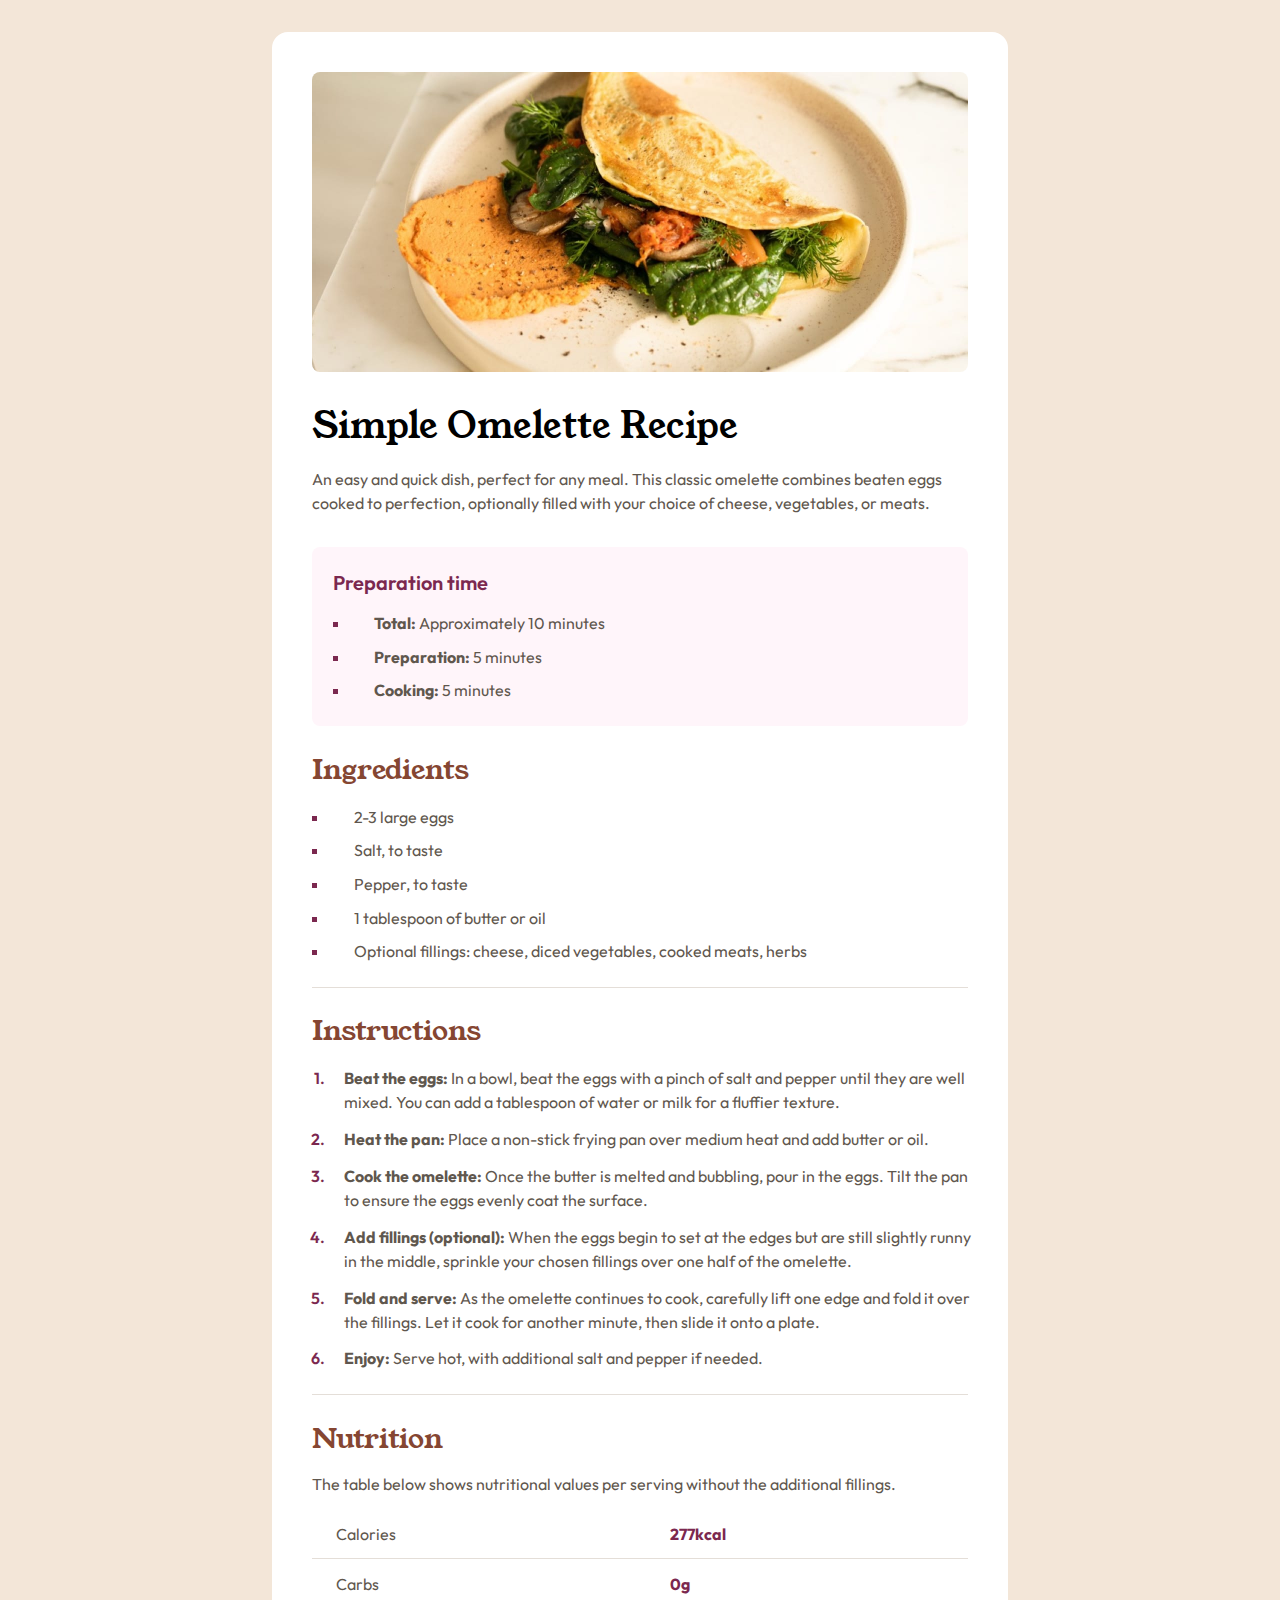
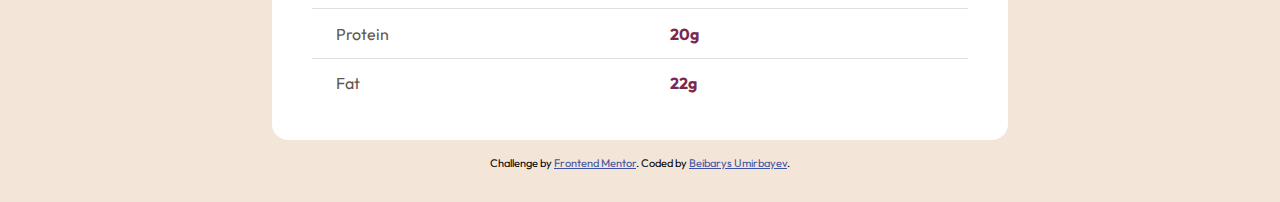
<file: index.html>
<!DOCTYPE html>
<html lang="en">
<head>
    <meta charset="UTF-8">
    <meta name="viewport" content="width=device-width, initial-scale=1.0">
    <link rel="icon" type="image/png" sizes="32x32" href="./assets/images/favicon-32x32.png">
    <link rel="stylesheet" href="./styles/main.css">
    <title>Frontend Mentor | Recipe page</title>
</head>
<body>
<main class="card">
    <div class="card__heading">
        <img class="card__img" src="./assets/images/image-omelette.jpeg" alt="">
        <h1>Simple Omelette Recipe</h1>
        <p class="card__sub-heading">
            An easy and quick dish, perfect for any meal. This classic omelette combines beaten eggs cooked
            to perfection, optionally filled with your choice of cheese, vegetables, or meats.
        </p>
    </div>
    <div class="card__preparation-time">
        <h3>Preparation time</h3>
        <ul>
            <li><span class="ul__li-gap"><span class="li-bold">Total:</span> Approximately 10 minutes</span></li>
            <li><span class="ul__li-gap"><span class="li-bold">Preparation:</span> 5 minutes</span></li>
            <li><span class="ul__li-gap"><span class="li-bold">Cooking:</span> 5 minutes</span></li>
        </ul>
    </div>
    <div class="card__ingredients">
        <h2>Ingredients</h2>
        <ul>
            <li><span class="ul__li-gap">2-3 large eggs</span></li>
            <li><span class="ul__li-gap">Salt, to taste</span></li>
            <li><span class="ul__li-gap">Pepper, to taste</span></li>
            <li><span class="ul__li-gap">1 tablespoon of butter or oil</span></li>
            <li><span class="ul__li-gap">Optional fillings: cheese, diced vegetables, cooked meats, herbs</span></li>
        </ul>
    </div>
    <hr>
    <div class="card__instructions">
        <h2>Instructions</h2>
        <ol>
            <li><span class="ol__li-gap"><span class="li-bold">Beat the eggs:</span> In a bowl, beat the eggs with a pinch of salt and pepper until they are well mixed. You can add a tablespoon of water or milk for a fluffier texture.</span></li>
            <li><span class="ol__li-gap"><span class="li-bold">Heat the pan:</span> Place a non-stick frying pan over medium heat and add butter or oil.</span></li>
            <li><span class="ol__li-gap"><span class="li-bold">Cook the omelette:</span> Once the butter is melted and bubbling, pour in the eggs. Tilt the pan to ensure the eggs evenly coat the surface.</span></li>
            <li><span class="ol__li-gap"><span class="li-bold">Add fillings (optional):</span> When the eggs begin to set at the edges but are still slightly runny in the middle, sprinkle your chosen fillings over one half of the omelette.</span></li>
            <li><span class="ol__li-gap"><span class="li-bold">Fold and serve:</span> As the omelette continues to cook, carefully lift one edge and fold it over the fillings. Let it cook for another minute, then slide it onto a plate.</span></li>
            <li><span class="ol__li-gap"><span class="li-bold">Enjoy:</span> Serve hot, with additional salt and pepper if needed.</span></li>
        </ol>
    </div>
    <hr>
    <div class="card__nutrition">
        <h2>Nutrition</h2>
        <p class="card__nutrition__description">The table below shows nutritional values per serving without the additional fillings.</p>
        <table class="card__nutrition__table">
            <tr class="card__nutrition__table-border">
                <td>Calories</td>
                <td class="card__nutrition__table__td-bold">277kcal</td>
            </tr>
            <tr class="card__nutrition__table-border">
                <td>Carbs</td>
                <td class="card__nutrition__table__td-bold">0g</td>
            </tr>
            <tr class="card__nutrition__table-border">
                <td>Protein</td>
                <td class="card__nutrition__table__td-bold">20g</td>
            </tr>
            <tr>
                <td>Fat</td>
                <td class="card__nutrition__table__td-bold">22g</td>
            </tr>
        </table>
    </div>
</main>
<footer>
    <div class="attribution">
        Challenge by <a href="https://www.frontendmentor.io?ref=challenge" target="_blank">Frontend Mentor</a>.
        Coded by <a href="#">Beibarys Umirbayev</a>.
    </div>
</footer>
</body>
</html>
</file>
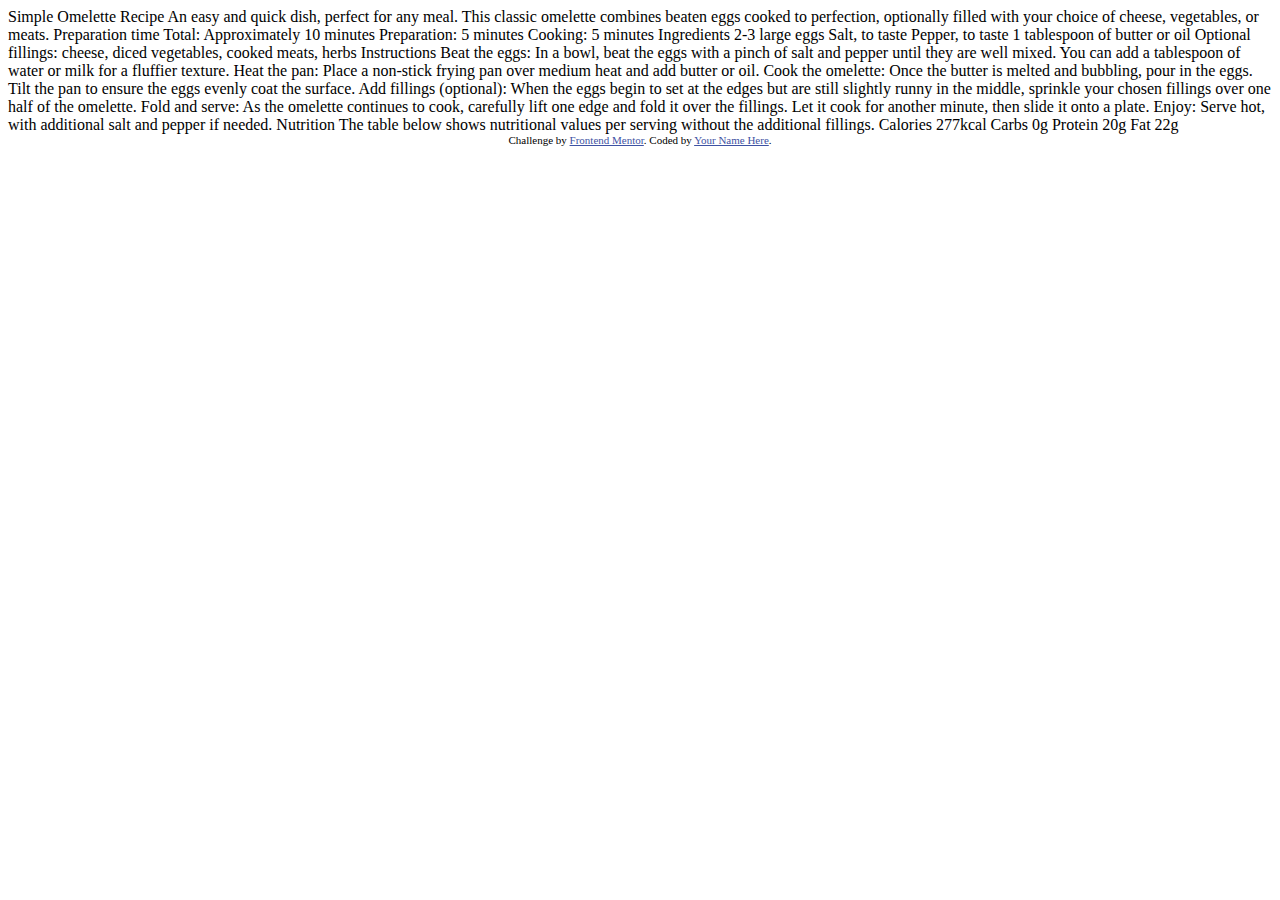
<file: old/index.html>
<!DOCTYPE html>
<html lang="en">
<head>
  <meta charset="UTF-8">
  <meta name="viewport" content="width=device-width, initial-scale=1.0"> <!-- displays site properly based on user's device -->

  <link rel="icon" type="image/png" sizes="32x32" href="../assets/images/favicon-32x32.png">
  
  <title>Frontend Mentor | Recipe page</title>

  <!-- Feel free to remove these styles or customise in your own stylesheet 👍 -->
  <style>
    .attribution { font-size: 11px; text-align: center; }
    .attribution a { color: hsl(228, 45%, 44%); }
  </style>
</head>
<body>

  Simple Omelette Recipe

  An easy and quick dish, perfect for any meal. This classic omelette combines beaten eggs cooked 
  to perfection, optionally filled with your choice of cheese, vegetables, or meats.

  Preparation time

  Total: Approximately 10 minutes
  Preparation: 5 minutes
  Cooking: 5 minutes

  Ingredients

  2-3 large eggs
  Salt, to taste
  Pepper, to taste
  1 tablespoon of butter or oil
  Optional fillings: cheese, diced vegetables, cooked meats, herbs

  Instructions

  Beat the eggs: In a bowl, beat the eggs with a pinch of salt and pepper until they are well mixed. 
  You can add a tablespoon of water or milk for a fluffier texture.

  Heat the pan: Place a non-stick frying pan over medium heat and add butter or oil.

  Cook the omelette: Once the butter is melted and bubbling, pour in the eggs. Tilt the pan to ensure 
  the eggs evenly coat the surface.

  Add fillings (optional): When the eggs begin to set at the edges but are still slightly runny in the 
  middle, sprinkle your chosen fillings over one half of the omelette.

  Fold and serve: As the omelette continues to cook, carefully lift one edge and fold it over the 
  fillings. Let it cook for another minute, then slide it onto a plate.

  Enjoy: Serve hot, with additional salt and pepper if needed.

  Nutrition

  The table below shows nutritional values per serving without the additional fillings.

  Calories
  277kcal

  Carbs
  0g

  Protein
  20g

  Fat
  22g
  
  <div class="attribution">
    Challenge by <a href="https://www.frontendmentor.io?ref=challenge" target="_blank">Frontend Mentor</a>. 
    Coded by <a href="#">Your Name Here</a>.
  </div>
</body>
</html>
</file>
<file: styles/main.css>
@font-face {
    font-family:'Young';
    font-style: normal;
    font-weight: 400;
    font-display:swap;
    src: local('Young'), local('Young-Regular'),
    url(../assets/fonts/young-serif/YoungSerif-Regular.ttf) format('truetype'),
}
@font-face {
    font-family:'Outfit';
    font-style: normal;
    font-weight: 400;
    font-display:swap;
    src: local('Outfit'), local('Outfit-Regular'),
    url(../assets/fonts/outfit/static/Outfit-Regular.ttf) format('truetype'),
}
@font-face {
    font-family:'Outfit';
    font-style: normal;
    font-weight: 600;
    font-display:swap;
    src: local('Outfit'), local('Outfit-Semi-Bold'),
    url(../assets/fonts/outfit/static/Outfit-SemiBold.ttf) format('truetype'),
}
@font-face {
    font-family:'Outfit';
    font-style: normal;
    font-weight: 700;
    font-display:swap;
    src: local('Outfit'), local('Outfit-Bold'),
    url(../assets/fonts/outfit/static/Outfit-Bold.ttf) format('truetype'),
}

:root {
    --color-nutmeg: hsl(14, 45%, 36%);
    --color-dark-raspberry: hsl(332, 51%, 32%);
    --color-White: hsl(0, 0%, 100%);
    --color-rose-white: hsl(330, 100%, 98%);
    --color-eggshell: hsl(30, 54%, 90%);
    --color-light-grey: hsl(30, 18%, 87%);
    --color-wenge-brown: hsl(30, 10%, 34%);
    --color-dark-charcoal: hsl(24, 5%, 18%);
    --color-attribution-a: hsl(228, 45%, 44%);
    --fontweight-regular: 400;
    --fontweight-semi-bold: 600;
    --fontweight-bold: 700;
}

*, *::before, *::after {
    box-sizing: border-box;
}

body, h1, h2, h3, h4, p,
figure, blockquote, dl, dd {
    margin-block-end: 0;
}

body {
    background-color: var(--color-eggshell);
    font-family: "Outfit", sans-serif;
    min-height: 99svh;
    display: flex;
    flex-direction: column;
    align-items: center;
    justify-content: center;
    font-size: 100%;
    font-weight: var(--fontweight-regular);
    margin: 2rem;
}

h1, h2 {
    font-family: "Young", sans-serif;
}

h1 {
    font-size: 2.25rem;
    font-weight: var(--fontweight-regular);
}

h3 {
    font-size: 1.25rem;
    color: var(--color-dark-raspberry);
    font-weight: var(--fontweight-semi-bold);
}

h2 {
    font-size: 1.75rem;
    font-weight: var(--fontweight-regular);
    color: var(--color-nutmeg);
}

ul, ol {
    font-size: 1rem;
    font-weight: var(--fontweight-regular);
    color: var(--color-wenge-brown);
    padding-left: 1rem;
}

ul {
    list-style-type: square;
}

ul li {
    line-height: 1.5rem;
    margin-bottom: 0.6rem;
}

ol li {
    line-height: 2rem;
    margin-bottom: 0.8rem;
}

ul li::marker {
    color: var(--color-dark-raspberry);
    font: normal var(--fontweight-semi-bold) 0.9rem "Outfit";
}

ol li::marker {
    color: var(--color-dark-raspberry);
    font: normal var(--fontweight-semi-bold) 1rem "Outfit";
}

.li-bold {
    font-weight: var(--fontweight-bold);
}

.ul__li-gap {
    position: relative;
    left: 1.6rem;
}

.ol__li-gap {
    position: relative;
    left: 1rem;
    line-height: 1.5rem;
}

hr {
    margin-top: 1.5rem;
    background: var(--color-light-grey);
    height: 1px;
    border: none
}

td {
    padding: 0.9rem 1.5rem;
}

.card {
    background-color: var(--color-White);
    border-radius: 1rem;
    max-width: 46rem;
    padding: 2.5rem 2.5rem 2rem 2.5rem;
    margin-bottom: 1rem;
}

.card__heading {
    margin-bottom: 2rem;
}

.card__heading img {
    border-radius: 0.5rem;
    width: 100%;
}

.card__sub-heading {
    font-size: 1rem;
    font-weight: var(--fontweight-regular);
    line-height: 1.5rem;
    color: var(--color-wenge-brown);
}

.card__preparation-time {
    background-color: var(--color-rose-white);
    border-radius: 0.5rem;
    padding: 0.2rem 1.3rem 0.5rem 1.3rem;
}

.card__instructions li {
    line-height: 1rem;
}

.card__nutrition__description {
    font-size: 1rem;
    font-weight: var(--fontweight-regular);
    color: var(--color-wenge-brown);
    margin-bottom: 1rem;
}

.card__nutrition__table {
    width: 100%;
    border-collapse: collapse;
    font-size: 1rem;
    font-weight: var(--fontweight-regular);
    color: var(--color-wenge-brown);
}

.card__nutrition__table-border {
    border-bottom: 1px solid var(--color-light-grey);
}

.card__nutrition__table__td-bold {
    font-weight: var(--fontweight-bold);
    color: var(--color-dark-raspberry);
}

.attribution {
    font-size: 11px;
    text-align: center;
}

.attribution a {
    color: var(--color-attribution-a);
}

@media (max-width: 450px) {
    body {
        margin: 0px;
    }

    .card {
        padding-left: 2rem;
        padding-right: 2rem;
        border-radius: 0;
    }

    .card__heading img {
        position: absolute;
        left: 0;
        top: 0;
        border-radius: 0;
    }

    .card__heading {
        margin-top: 11.5rem;
        margin-top: clamp(5rem, 40vw, 11.5rem);
    }
}
</file>
